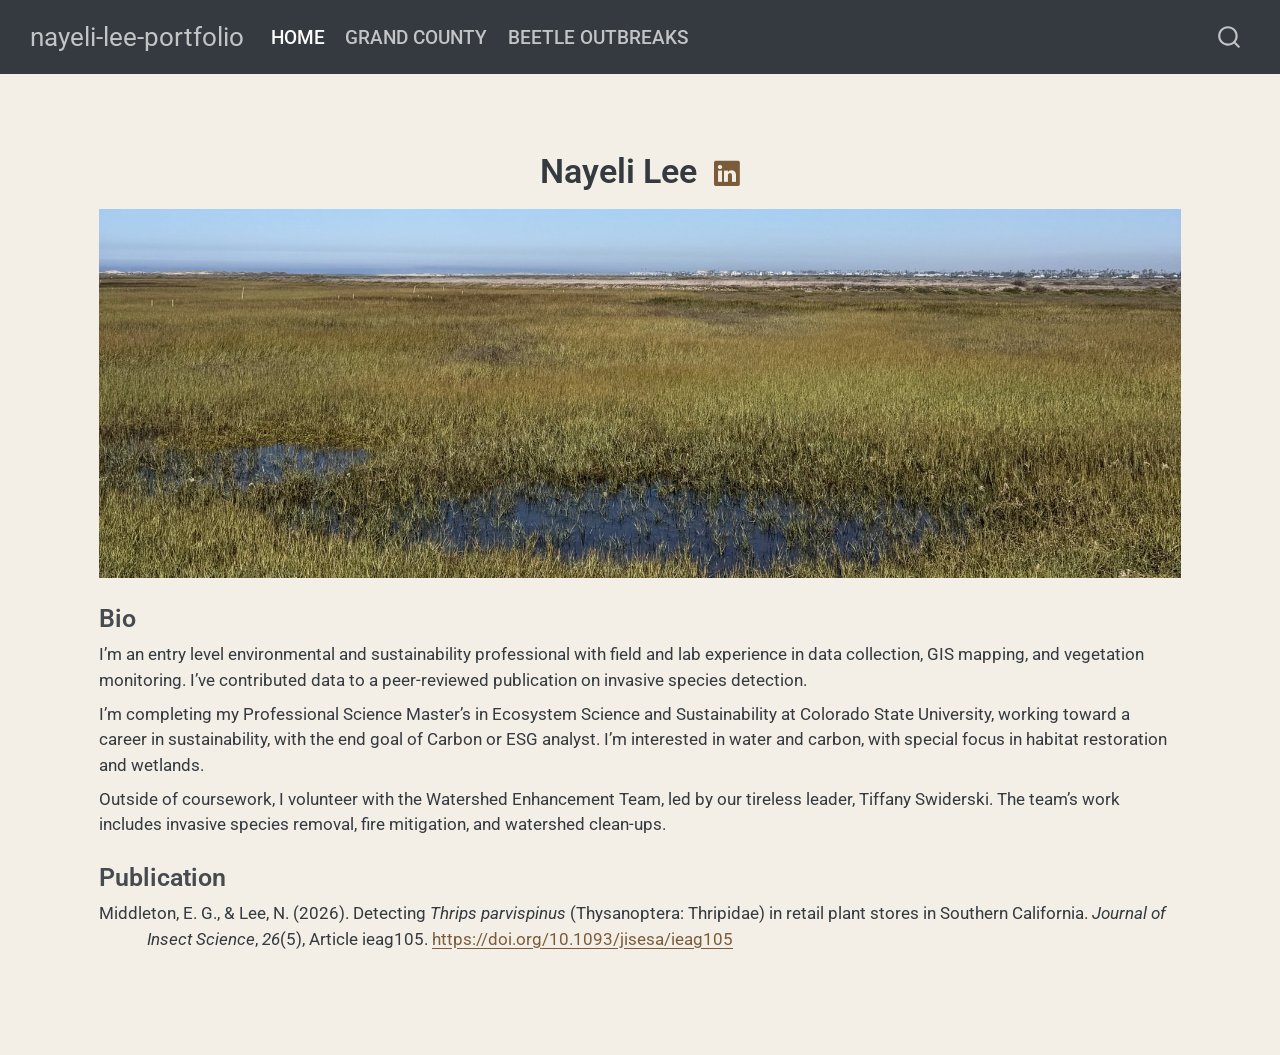
<file: docs/index.html>
<!DOCTYPE html>
<html xmlns="http://www.w3.org/1999/xhtml" lang="en" xml:lang="en"><head>

<meta charset="utf-8">
<meta name="generator" content="quarto-1.10.18">

<meta name="viewport" content="width=device-width, initial-scale=1.0, user-scalable=yes">


<title>Nayeli Lee – nayeli-lee-portfolio</title>
<style>
/* Default styles provided by pandoc.
** See https://pandoc.org/MANUAL.html#variables-for-html for config info.
*/
span.smallcaps{font-variant: small-caps;}
div.columns{display: flex; gap: 1.5em;}
div.column{flex: auto;}
@media screen {
div.columns{gap: min(4vw, 1.5em);}
div.column{overflow-x: auto;}
}
div.hanging-indent{margin-left: 1.5em; text-indent: -1.5em;}
ul.task-list{list-style: none;}
ul.task-list li input[type="checkbox"] {
  width: 0.8em;
  margin: 0 0.8em 0.2em -1em; /* quarto-specific, see https://github.com/quarto-dev/quarto-cli/issues/4556 */ 
  vertical-align: middle;
}
</style>


<script src="site_libs/quarto-nav/quarto-nav.js"></script>
<script src="site_libs/quarto-nav/headroom.min.js"></script>
<script src="site_libs/clipboard/clipboard.min.js"></script>
<script src="site_libs/quarto-search/autocomplete.umd.js"></script>
<script src="site_libs/quarto-search/fuse.min.js"></script>
<script src="site_libs/quarto-search/quarto-search.js"></script>
<meta name="quarto:offset" content="./">
<script src="site_libs/quarto-html/quarto.js" type="module"></script>
<script src="site_libs/quarto-html/tabsets/tabsets.js" type="module"></script>
<script src="site_libs/quarto-html/popper.min.js"></script>
<script src="site_libs/quarto-html/tippy.umd.min.js"></script>
<link href="site_libs/quarto-html/tippy.css" rel="stylesheet">
<link href="site_libs/quarto-html/quarto-syntax-highlighting-64a204ab8560d761af7679ceaba22944.css" rel="stylesheet" id="quarto-text-highlighting-styles">
<script src="site_libs/bootstrap/bootstrap.min.js"></script>
<link href="site_libs/bootstrap/bootstrap-icons.css" rel="stylesheet">
<link href="site_libs/bootstrap/bootstrap-e4fb8862d2a362d090664fb93c2f7343.min.css" rel="stylesheet" append-hash="true" id="quarto-bootstrap" data-mode="light">
<script id="quarto-search-options" type="application/json">{
  "location": "navbar",
  "copy-button": false,
  "collapse-after": 3,
  "panel-placement": "end",
  "type": "overlay",
  "limit": 50,
  "keyboard-shortcut": [
    "f",
    "/",
    "s"
  ],
  "show-item-context": false,
  "language": {
    "search-no-results-text": "No results",
    "search-matching-documents-text": "matching documents",
    "search-copy-link-title": "Copy link to search",
    "search-hide-matches-text": "Hide additional matches",
    "search-more-match-text": "more match in this document",
    "search-more-matches-text": "more matches in this document",
    "search-clear-button-title": "Clear",
    "search-text-placeholder": "",
    "search-detached-cancel-button-title": "Cancel",
    "search-submit-button-title": "Submit",
    "search-label": "Search"
  }
}</script>


<link rel="stylesheet" href="styles.css">
</head>

<body class="nav-fixed quarto-light">

<div id="quarto-search-results"></div>
  <header id="quarto-header" class="headroom fixed-top">
    <nav class="navbar navbar-expand-lg " data-bs-theme="dark">
      <div class="navbar-container container-fluid">
      <div class="navbar-brand-container mx-auto">
    <a class="navbar-brand" href="./index.html">
    <span class="navbar-title">nayeli-lee-portfolio</span>
    </a>
  </div>
            <div id="quarto-search" class="" title="Search"></div>
          <button class="navbar-toggler" type="button" data-bs-toggle="collapse" data-bs-target="#navbarCollapse" aria-controls="navbarCollapse" role="menu" aria-expanded="false" aria-label="Toggle navigation" onclick="if (window.quartoToggleHeadroom) { window.quartoToggleHeadroom(); }">
  <span class="navbar-toggler-icon"></span>
</button>
          <div class="collapse navbar-collapse" id="navbarCollapse">
            <ul class="navbar-nav navbar-nav-scroll me-auto">
  <li class="nav-item">
    <a class="nav-link active" href="./index.html" aria-current="page"> 
<span class="menu-text">Home</span></a>
  </li>  
  <li class="nav-item">
    <a class="nav-link" href="./Grand_County.html"> 
<span class="menu-text">Grand County</span></a>
  </li>  
  <li class="nav-item">
    <a class="nav-link" href="./Beetles.html"> 
<span class="menu-text">Beetle Outbreaks</span></a>
  </li>  
</ul>
          </div> <!-- /navcollapse -->
            <div class="quarto-navbar-tools">
</div>
      </div> <!-- /container-fluid -->
    </nav>
</header>
<!-- content -->
<div id="quarto-content" class="quarto-container page-columns page-rows-contents page-layout-full page-navbar">
<!-- sidebar -->
<!-- margin-sidebar -->
    
<!-- main -->
<div class="quarto-about-jolla column-page">
 <header id="title-block-header" class="quarto-title-block"></header><main class="content column-page" id="quarto-document-content">
<section id="nayeli-lee" class="level1" style="text-align: center; margin-top: -7rem;">
<h1>Nayeli Lee <a href="https://www.linkedin.com/in/nayelilee"><i class="bi bi-linkedin"></i></a></h1>
</section>
<p><img src="marsh_banner.jpg" class="img-fluid"></p>
<section id="bio" class="level3">
<h3 data-anchor-id="bio">Bio</h3>
<p>I’m an entry level environmental and sustainability professional with field and lab experience in data collection, GIS mapping, and vegetation monitoring. I’ve contributed data to a peer-reviewed publication on invasive species detection.</p>
<p>I’m completing my Professional Science Master’s in Ecosystem Science and Sustainability at Colorado State University, working toward a career in sustainability, with the end goal of Carbon or ESG analyst. I’m interested in water and carbon, with special focus in habitat restoration and wetlands.</p>
<p>Outside of coursework, I volunteer with the Watershed Enhancement Team, led by our tireless leader, Tiffany Swiderski. The team’s work includes invasive species removal, fire mitigation, and watershed clean-ups.</p>
</section>
<section id="publication" class="level3">
<h3 data-anchor-id="publication">Publication</h3>
<div class="apa">
<p>Middleton, E. G., &amp; Lee, N. (2026). Detecting <em>Thrips parvispinus</em> (Thysanoptera: Thripidae) in retail plant stores in Southern California. <em>Journal of Insect Science</em>, <em>26</em>(5), Article ieag105. <a href="https://doi.org/10.1093/jisesa/ieag105" class="uri">https://doi.org/10.1093/jisesa/ieag105</a></p>
</div>


</section>
</main>  
</div>
 <!-- /main -->
<script id="quarto-html-after-body" type="application/javascript">
  window.document.addEventListener("DOMContentLoaded", function (event) {
    const isCodeAnnotation = (el) => {
      for (const clz of el.classList) {
        if (clz.startsWith('code-annotation-')) {                     
          return true;
        }
      }
      return false;
    }
    const onCopySuccess = function(e) {
      // button target
      const button = e.trigger;
      // don't keep focus
      button.blur();
      // flash "checked"
      button.classList.add('code-copy-button-checked');
      var currentTitle = button.getAttribute("title");
      button.setAttribute("title", "Copied!");
      let tooltip;
      if (window.bootstrap) {
        button.setAttribute("data-bs-toggle", "tooltip");
        button.setAttribute("data-bs-placement", "left");
        button.setAttribute("data-bs-title", "Copied!");
        tooltip = new bootstrap.Tooltip(button, 
          { trigger: "manual", 
            customClass: "code-copy-button-tooltip",
            offset: [0, -8]});
        tooltip.show();    
      }
      setTimeout(function() {
        if (tooltip) {
          tooltip.hide();
          button.removeAttribute("data-bs-title");
          button.removeAttribute("data-bs-toggle");
          button.removeAttribute("data-bs-placement");
        }
        button.setAttribute("title", currentTitle);
        button.classList.remove('code-copy-button-checked');
      }, 1000);
      // clear code selection
      e.clearSelection();
    }
    const getTextToCopy = function(trigger) {
      const outerScaffold = trigger.parentElement.cloneNode(true);
      const codeEl = outerScaffold.querySelector('code');
      for (const childEl of codeEl.children) {
        if (isCodeAnnotation(childEl)) {
          childEl.remove();
        }
      }
      return codeEl.innerText;
    }
    const clipboard = new window.ClipboardJS('.code-copy-button:not([data-in-quarto-modal])', {
      text: getTextToCopy
    });
    clipboard.on('success', onCopySuccess);
    if (window.document.getElementById('quarto-embedded-source-code-modal')) {
      const clipboardModal = new window.ClipboardJS('.code-copy-button[data-in-quarto-modal]', {
        text: getTextToCopy,
        container: window.document.getElementById('quarto-embedded-source-code-modal')
      });
      clipboardModal.on('success', onCopySuccess);
    }
      var localhostRegex = new RegExp(/^(?:http|https):\/\/localhost\:?[0-9]*\//);
      var mailtoRegex = new RegExp(/^mailto:/);
        var filterRegex = new RegExp('/' + window.location.host + '/');
      var isInternal = (href) => {
          return filterRegex.test(href) || localhostRegex.test(href) || mailtoRegex.test(href);
      }
      // Inspect non-navigation links and adorn them if external
     var links = window.document.querySelectorAll('a[href]:not(.nav-link):not(.navbar-brand):not(.toc-action):not(.sidebar-link):not(.sidebar-item-toggle):not(.pagination-link):not(.no-external):not([aria-hidden]):not(.dropdown-item):not(.quarto-navigation-tool):not(.about-link)');
      for (var i=0; i<links.length; i++) {
        const link = links[i];
        if (!isInternal(link.href)) {
          // undo the damage that might have been done by quarto-nav.js in the case of
          // links that we want to consider external
          if (link.dataset.originalHref !== undefined) {
            link.href = link.dataset.originalHref;
          }
        }
      }
    function tippyHover(el, contentFn, onTriggerFn, onUntriggerFn) {
      const config = {
        allowHTML: true,
        maxWidth: 500,
        delay: 100,
        arrow: false,
        appendTo: function(el) {
            return el.parentElement;
        },
        interactive: true,
        interactiveBorder: 10,
        theme: 'quarto',
        placement: 'bottom-start',
      };
      if (contentFn) {
        config.content = contentFn;
      }
      if (onTriggerFn) {
        config.onTrigger = onTriggerFn;
      }
      if (onUntriggerFn) {
        config.onUntrigger = onUntriggerFn;
      }
      window.tippy(el, config); 
    }
    const noterefs = window.document.querySelectorAll('a[role="doc-noteref"]');
    for (var i=0; i<noterefs.length; i++) {
      const ref = noterefs[i];
      tippyHover(ref, function() {
        // use id or data attribute instead here
        let href = ref.getAttribute('data-footnote-href') || ref.getAttribute('href');
        try { href = new URL(href).hash; } catch {}
        const id = href.replace(/^#\/?/, "");
        const note = window.document.getElementById(id);
        if (note) {
          return note.innerHTML;
        } else {
          return "";
        }
      });
    }
    const xrefs = window.document.querySelectorAll('a.quarto-xref');
    const processXRef = (id, note) => {
      // Strip column container classes
      const stripColumnClz = (el) => {
        el.classList.remove("page-full", "page-columns");
        if (el.children) {
          for (const child of el.children) {
            stripColumnClz(child);
          }
        }
      }
      stripColumnClz(note)
      if (id === null || id.startsWith('sec-')) {
        // Special case sections, only their first couple elements
        const container = document.createElement("div");
        if (note.children && note.children.length > 2) {
          container.appendChild(note.children[0].cloneNode(true));
          for (let i = 1; i < note.children.length; i++) {
            const child = note.children[i];
            if (child.tagName === "P" && child.innerText === "") {
              continue;
            } else {
              container.appendChild(child.cloneNode(true));
              break;
            }
          }
          if (window.Quarto?.typesetMath) {
            window.Quarto.typesetMath(container);
          }
          return container.innerHTML
        } else {
          if (window.Quarto?.typesetMath) {
            window.Quarto.typesetMath(note);
          }
          return note.innerHTML;
        }
      } else {
        // Remove any anchor links if they are present
        const anchorLink = note.querySelector('a.anchorjs-link');
        if (anchorLink) {
          anchorLink.remove();
        }
        if (window.Quarto?.typesetMath) {
          window.Quarto.typesetMath(note);
        }
        if (note.classList.contains("callout")) {
          return note.outerHTML;
        } else {
          return note.innerHTML;
        }
      }
    }
    for (var i=0; i<xrefs.length; i++) {
      const xref = xrefs[i];
      tippyHover(xref, undefined, function(instance) {
        instance.disable();
        let url = xref.getAttribute('href');
        let hash = undefined; 
        if (url.startsWith('#')) {
          hash = url;
        } else {
          try { hash = new URL(url).hash; } catch {}
        }
        if (hash) {
          const id = hash.replace(/^#\/?/, "");
          const note = window.document.getElementById(id);
          if (note !== null) {
            try {
              const html = processXRef(id, note.cloneNode(true));
              instance.setContent(html);
            } finally {
              instance.enable();
              instance.show();
            }
          } else {
            // See if we can fetch this
            fetch(url.split('#')[0])
            .then(res => res.text())
            .then(html => {
              const parser = new DOMParser();
              const htmlDoc = parser.parseFromString(html, "text/html");
              const note = htmlDoc.getElementById(id);
              if (note !== null) {
                const html = processXRef(id, note);
                instance.setContent(html);
              } 
            }).finally(() => {
              instance.enable();
              instance.show();
            });
          }
        } else {
          // See if we can fetch a full url (with no hash to target)
          // This is a special case and we should probably do some content thinning / targeting
          fetch(url)
          .then(res => res.text())
          .then(html => {
            const parser = new DOMParser();
            const htmlDoc = parser.parseFromString(html, "text/html");
            const note = htmlDoc.querySelector('main.content');
            if (note !== null) {
              // This should only happen for chapter cross references
              // (since there is no id in the URL)
              // remove the first header
              if (note.children.length > 0 && note.children[0].tagName === "HEADER") {
                note.children[0].remove();
              }
              const html = processXRef(null, note);
              instance.setContent(html);
            } 
          }).finally(() => {
            instance.enable();
            instance.show();
          });
        }
      }, function(instance) {
      });
    }
        let selectedAnnoteEl;
        const selectorForAnnotation = ( cell, annotation) => {
          let cellAttr = 'data-code-cell="' + cell + '"';
          let lineAttr = 'data-code-annotation="' +  annotation + '"';
          const selector = 'span[' + cellAttr + '][' + lineAttr + ']';
          return selector;
        }
        const selectCodeLines = (annoteEl) => {
          const doc = window.document;
          const targetCell = annoteEl.getAttribute("data-target-cell");
          const targetAnnotation = annoteEl.getAttribute("data-target-annotation");
          const annoteSpan = window.document.querySelector(selectorForAnnotation(targetCell, targetAnnotation));
          const lines = annoteSpan.getAttribute("data-code-lines").split(",");
          const lineIds = lines.map((line) => {
            return targetCell + "-" + line;
          })
          let top = null;
          let height = null;
          let parent = null;
          if (lineIds.length > 0) {
              //compute the position of the single el (top and bottom and make a div)
              const el = window.document.getElementById(lineIds[0]);
              top = el.offsetTop;
              height = el.offsetHeight;
              parent = el.parentElement.parentElement;
            if (lineIds.length > 1) {
              const lastEl = window.document.getElementById(lineIds[lineIds.length - 1]);
              const bottom = lastEl.offsetTop + lastEl.offsetHeight;
              height = bottom - top;
            }
            if (top !== null && height !== null && parent !== null) {
              // cook up a div (if necessary) and position it 
              let div = window.document.getElementById("code-annotation-line-highlight");
              if (div === null) {
                div = window.document.createElement("div");
                div.setAttribute("id", "code-annotation-line-highlight");
                div.style.position = 'absolute';
                parent.appendChild(div);
              }
              div.style.top = top - 2 + "px";
              div.style.height = height + 4 + "px";
              div.style.left = 0;
              let gutterDiv = window.document.getElementById("code-annotation-line-highlight-gutter");
              if (gutterDiv === null) {
                gutterDiv = window.document.createElement("div");
                gutterDiv.setAttribute("id", "code-annotation-line-highlight-gutter");
                gutterDiv.style.position = 'absolute';
                const codeCell = window.document.getElementById(targetCell);
                const gutter = codeCell.querySelector('.code-annotation-gutter');
                gutter.appendChild(gutterDiv);
              }
              gutterDiv.style.top = top - 2 + "px";
              gutterDiv.style.height = height + 4 + "px";
            }
            selectedAnnoteEl = annoteEl;
          }
        };
        const unselectCodeLines = () => {
          const elementsIds = ["code-annotation-line-highlight", "code-annotation-line-highlight-gutter"];
          elementsIds.forEach((elId) => {
            const div = window.document.getElementById(elId);
            if (div) {
              div.remove();
            }
          });
          selectedAnnoteEl = undefined;
        };
          // Handle positioning of the toggle
      window.addEventListener(
        "resize",
        throttle(() => {
          elRect = undefined;
          if (selectedAnnoteEl) {
            selectCodeLines(selectedAnnoteEl);
          }
        }, 10)
      );
      function throttle(fn, ms) {
      let throttle = false;
      let timer;
        return (...args) => {
          if(!throttle) { // first call gets through
              fn.apply(this, args);
              throttle = true;
          } else { // all the others get throttled
              if(timer) clearTimeout(timer); // cancel #2
              timer = setTimeout(() => {
                fn.apply(this, args);
                timer = throttle = false;
              }, ms);
          }
        };
      }
        // Attach click handler to the DT
        const annoteDls = window.document.querySelectorAll('dt[data-target-cell]');
        for (const annoteDlNode of annoteDls) {
          annoteDlNode.addEventListener('click', (event) => {
            const clickedEl = event.target;
            if (clickedEl !== selectedAnnoteEl) {
              unselectCodeLines();
              const activeEl = window.document.querySelector('dt[data-target-cell].code-annotation-active');
              if (activeEl) {
                activeEl.classList.remove('code-annotation-active');
              }
              selectCodeLines(clickedEl);
              clickedEl.classList.add('code-annotation-active');
            } else {
              // Unselect the line
              unselectCodeLines();
              clickedEl.classList.remove('code-annotation-active');
            }
          });
        }
    const findCites = (el) => {
      const parentEl = el.parentElement;
      if (parentEl) {
        const cites = parentEl.dataset.cites;
        if (cites) {
          return {
            el,
            cites: cites.split(' ')
          };
        } else {
          return findCites(el.parentElement)
        }
      } else {
        return undefined;
      }
    };
    var bibliorefs = window.document.querySelectorAll('a[role="doc-biblioref"]');
    for (var i=0; i<bibliorefs.length; i++) {
      const ref = bibliorefs[i];
      const citeInfo = findCites(ref);
      if (citeInfo) {
        tippyHover(citeInfo.el, function() {
          var popup = window.document.createElement('div');
          citeInfo.cites.forEach(function(cite) {
            var citeDiv = window.document.createElement('div');
            citeDiv.classList.add('hanging-indent');
            citeDiv.classList.add('csl-entry');
            var biblioDiv = window.document.getElementById('ref-' + cite);
            if (biblioDiv) {
              citeDiv.innerHTML = biblioDiv.innerHTML;
            }
            popup.appendChild(citeDiv);
          });
          return popup.innerHTML;
        });
      }
    }
  });
  </script>
</div> <!-- /content -->




</body></html>
</file>
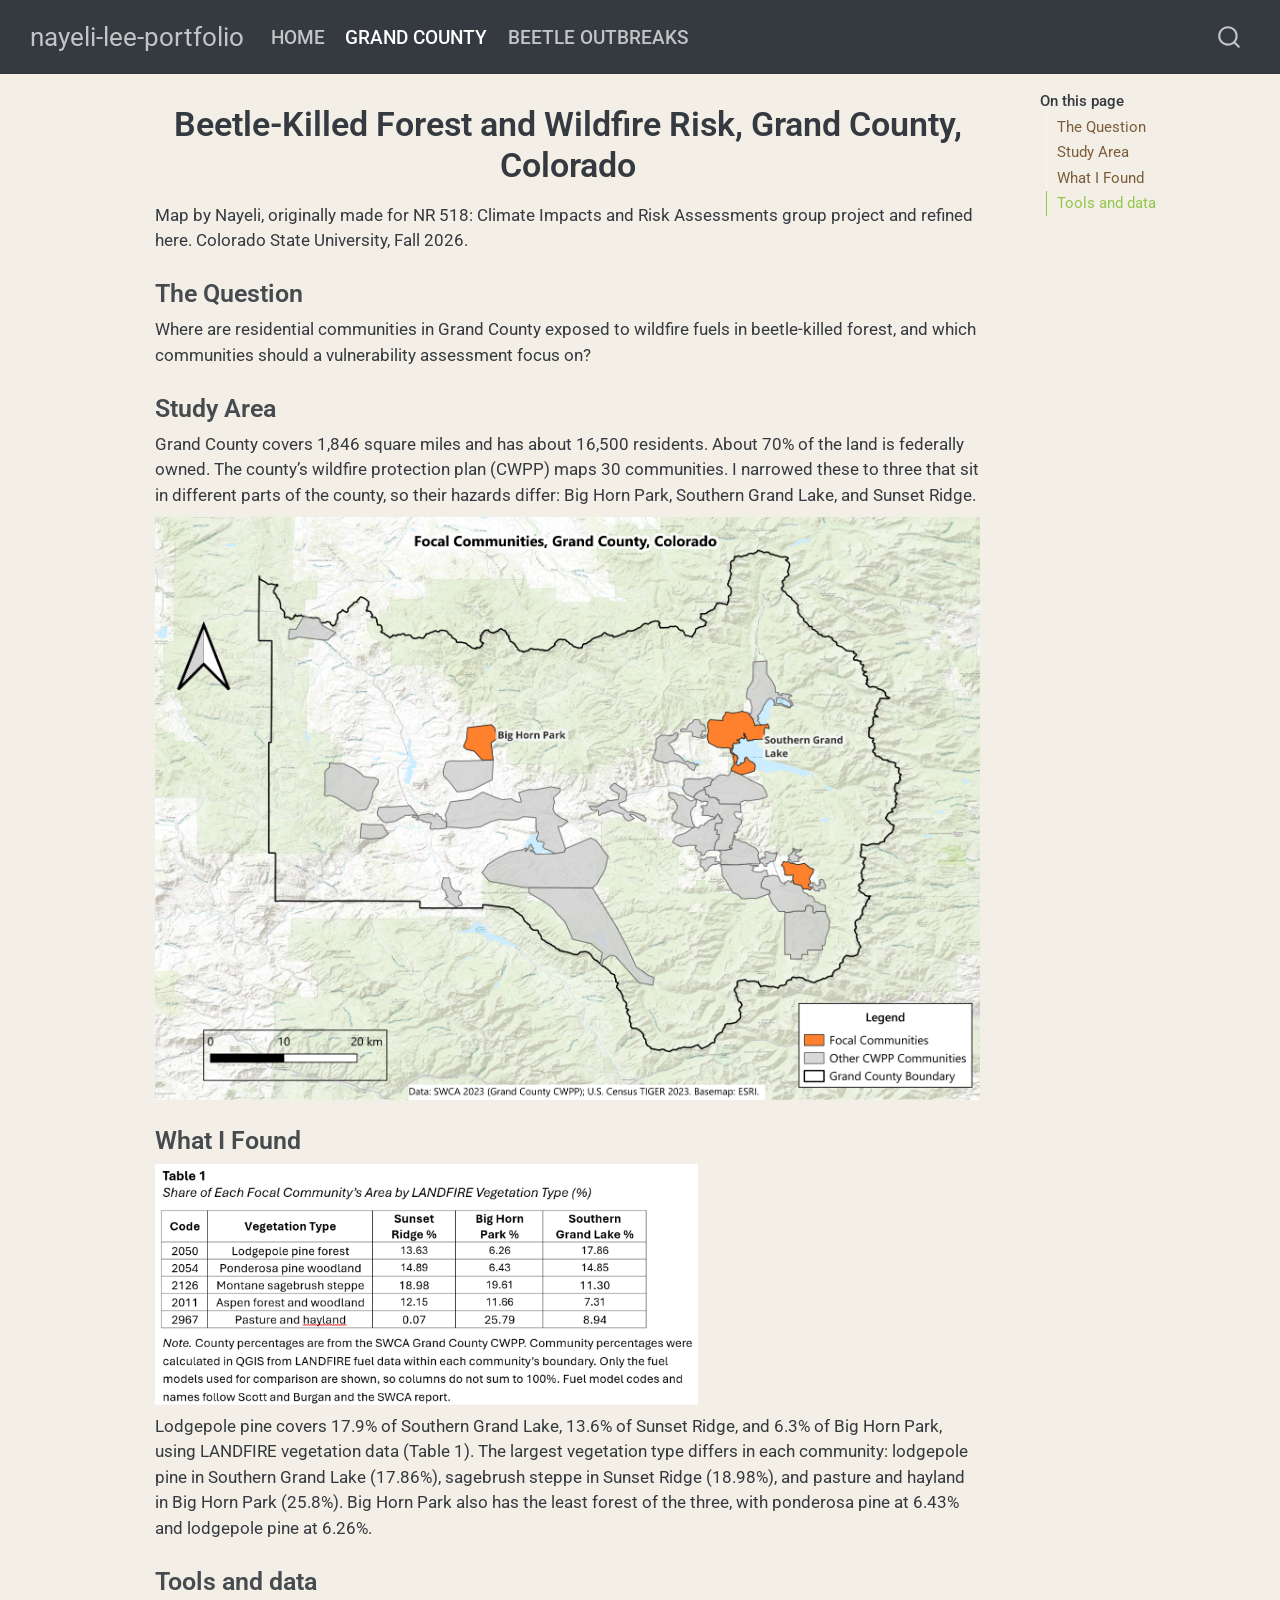
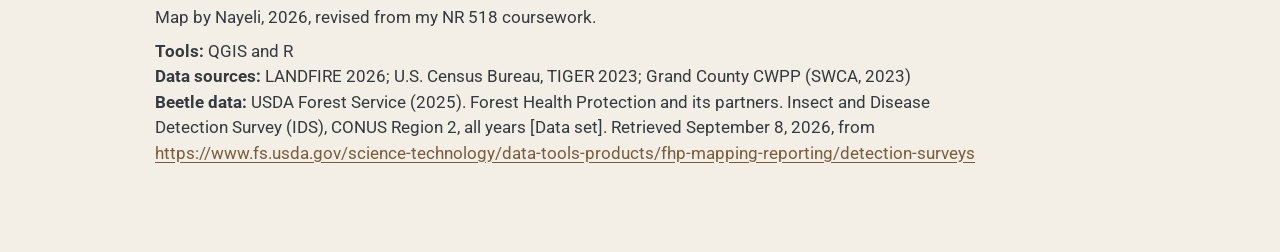
<file: docs/Grand_County.html>
<!DOCTYPE html>
<html xmlns="http://www.w3.org/1999/xhtml" lang="en" xml:lang="en"><head>

<meta charset="utf-8">
<meta name="generator" content="quarto-1.10.18">

<meta name="viewport" content="width=device-width, initial-scale=1.0, user-scalable=yes">


<title>Beetle-Killed Forest and Wildfire Risk, Grand County, Colorado – nayeli-lee-portfolio</title>
<style>
/* Default styles provided by pandoc.
** See https://pandoc.org/MANUAL.html#variables-for-html for config info.
*/
span.smallcaps{font-variant: small-caps;}
div.columns{display: flex; gap: 1.5em;}
div.column{flex: auto;}
@media screen {
div.columns{gap: min(4vw, 1.5em);}
div.column{overflow-x: auto;}
}
div.hanging-indent{margin-left: 1.5em; text-indent: -1.5em;}
ul.task-list{list-style: none;}
ul.task-list li input[type="checkbox"] {
  width: 0.8em;
  margin: 0 0.8em 0.2em -1em; /* quarto-specific, see https://github.com/quarto-dev/quarto-cli/issues/4556 */ 
  vertical-align: middle;
}
</style>


<script src="site_libs/quarto-nav/quarto-nav.js"></script>
<script src="site_libs/quarto-nav/headroom.min.js"></script>
<script src="site_libs/clipboard/clipboard.min.js"></script>
<script src="site_libs/quarto-search/autocomplete.umd.js"></script>
<script src="site_libs/quarto-search/fuse.min.js"></script>
<script src="site_libs/quarto-search/quarto-search.js"></script>
<meta name="quarto:offset" content="./">
<script src="site_libs/quarto-html/quarto.js" type="module"></script>
<script src="site_libs/quarto-html/tabsets/tabsets.js" type="module"></script>
<script src="site_libs/quarto-html/popper.min.js"></script>
<script src="site_libs/quarto-html/tippy.umd.min.js"></script>
<script src="site_libs/quarto-html/anchor.min.js"></script>
<link href="site_libs/quarto-html/tippy.css" rel="stylesheet">
<link href="site_libs/quarto-html/quarto-syntax-highlighting-64a204ab8560d761af7679ceaba22944.css" rel="stylesheet" id="quarto-text-highlighting-styles">
<script src="site_libs/bootstrap/bootstrap.min.js"></script>
<link href="site_libs/bootstrap/bootstrap-icons.css" rel="stylesheet">
<link href="site_libs/bootstrap/bootstrap-bcd7033459f5c00911ac57cc0463b74a.min.css" rel="stylesheet" append-hash="true" id="quarto-bootstrap" data-mode="light">
<script id="quarto-search-options" type="application/json">{
  "location": "navbar",
  "copy-button": false,
  "collapse-after": 3,
  "panel-placement": "end",
  "type": "overlay",
  "limit": 50,
  "keyboard-shortcut": [
    "f",
    "/",
    "s"
  ],
  "show-item-context": false,
  "language": {
    "search-no-results-text": "No results",
    "search-matching-documents-text": "matching documents",
    "search-copy-link-title": "Copy link to search",
    "search-hide-matches-text": "Hide additional matches",
    "search-more-match-text": "more match in this document",
    "search-more-matches-text": "more matches in this document",
    "search-clear-button-title": "Clear",
    "search-text-placeholder": "",
    "search-detached-cancel-button-title": "Cancel",
    "search-submit-button-title": "Submit",
    "search-label": "Search"
  }
}</script>


<link rel="stylesheet" href="styles.css">
</head>

<body class="nav-fixed quarto-light">

<div id="quarto-search-results"></div>
  <header id="quarto-header" class="headroom fixed-top">
    <nav class="navbar navbar-expand-lg " data-bs-theme="dark">
      <div class="navbar-container container-fluid">
      <div class="navbar-brand-container mx-auto">
    <a class="navbar-brand" href="./index.html">
    <span class="navbar-title">nayeli-lee-portfolio</span>
    </a>
  </div>
            <div id="quarto-search" class="" title="Search"></div>
          <button class="navbar-toggler" type="button" data-bs-toggle="collapse" data-bs-target="#navbarCollapse" aria-controls="navbarCollapse" role="menu" aria-expanded="false" aria-label="Toggle navigation" onclick="if (window.quartoToggleHeadroom) { window.quartoToggleHeadroom(); }">
  <span class="navbar-toggler-icon"></span>
</button>
          <div class="collapse navbar-collapse" id="navbarCollapse">
            <ul class="navbar-nav navbar-nav-scroll me-auto">
  <li class="nav-item">
    <a class="nav-link" href="./index.html"> 
<span class="menu-text">Home</span></a>
  </li>  
  <li class="nav-item">
    <a class="nav-link active" href="./Grand_County.html" aria-current="page"> 
<span class="menu-text">Grand County</span></a>
  </li>  
  <li class="nav-item">
    <a class="nav-link" href="./Beetles.html"> 
<span class="menu-text">Beetle Outbreaks</span></a>
  </li>  
</ul>
          </div> <!-- /navcollapse -->
            <div class="quarto-navbar-tools">
</div>
      </div> <!-- /container-fluid -->
    </nav>
</header>
<!-- content -->
<div id="quarto-content" class="quarto-container page-columns page-rows-contents page-layout-article page-navbar">
<!-- sidebar -->
<!-- margin-sidebar -->
    <div id="quarto-margin-sidebar" class="sidebar margin-sidebar">
        <nav id="TOC" role="doc-toc" class="toc-active">
    <h2 id="toc-title">On this page</h2>
   
  <ul>
  <li><a href="#the-question" id="toc-the-question" class="nav-link active" data-scroll-target="#the-question">The Question</a></li>
  <li><a href="#study-area" id="toc-study-area" class="nav-link" data-scroll-target="#study-area">Study Area</a></li>
  <li><a href="#what-i-found" id="toc-what-i-found" class="nav-link" data-scroll-target="#what-i-found">What I Found</a></li>
  <li><a href="#tools-and-data" id="toc-tools-and-data" class="nav-link" data-scroll-target="#tools-and-data">Tools and data</a></li>
  </ul>
</nav>
    </div>
<!-- main -->
<main class="content" id="quarto-document-content">

<header id="title-block-header" class="quarto-title-block default">
<div class="quarto-title">
<h1 class="title">Beetle-Killed Forest and Wildfire Risk, Grand County, Colorado</h1>
</div>



<div class="quarto-title-meta">

    
  
    
  </div>
  


</header>


<p>Map by Nayeli, originally made for NR 518: Climate Impacts and Risk Assessments group project and refined here. Colorado State University, Fall 2026.</p>
<section id="the-question" class="level3">
<h3 class="anchored" data-anchor-id="the-question">The Question</h3>
<p>Where are residential communities in Grand County exposed to wildfire fuels in beetle-killed forest, and which communities should a vulnerability assessment focus on?</p>
</section>
<section id="study-area" class="level3">
<h3 class="anchored" data-anchor-id="study-area">Study Area</h3>
<p>Grand County covers 1,846 square miles and has about 16,500 residents. About 70% of the land is federally owned. The county’s wildfire protection plan (CWPP) maps 30 communities. I narrowed these to three that sit in different parts of the county, so their hazards differ: Big Horn Park, Southern Grand Lake, and Sunset Ridge.</p>
<p><img src="Project Layout GC.png" class="img-fluid"></p>
</section>
<section id="what-i-found" class="level3">
<h3 class="anchored" data-anchor-id="what-i-found">What I Found</h3>
<p><img src="table1_vegetation.png" class="img-fluid" width="543"></p>
<p>Lodgepole pine covers 17.9% of Southern Grand Lake, 13.6% of Sunset Ridge, and 6.3% of Big Horn Park, using LANDFIRE vegetation data (Table 1). The largest vegetation type differs in each community: lodgepole pine in Southern Grand Lake (17.86%), sagebrush steppe in Sunset Ridge (18.98%), and pasture and hayland in Big Horn Park (25.8%). Big Horn Park also has the least forest of the three, with ponderosa pine at 6.43% and lodgepole pine at 6.26%.</p>
</section>
<section id="tools-and-data" class="level3">
<h3 class="anchored" data-anchor-id="tools-and-data">Tools and data</h3>
<p>Map by Nayeli, 2026, revised from my NR 518 coursework.</p>
<p><strong>Tools:</strong> QGIS and R<br>
<strong>Data sources:</strong> LANDFIRE 2026; U.S. Census Bureau, TIGER 2023; Grand County CWPP (SWCA, 2023)<br>
<strong>Beetle data:</strong> USDA Forest Service (2025). Forest Health Protection and its partners. Insect and Disease Detection Survey (IDS), CONUS Region 2, all years [Data set]. Retrieved September 8, 2026, from <a href="https://www.fs.usda.gov/science-technology/data-tools-products/fhp-mapping-reporting/detection-surveys" class="uri">https://www.fs.usda.gov/science-technology/data-tools-products/fhp-mapping-reporting/detection-surveys</a></p>


</section>

</main> <!-- /main -->
<script id="quarto-html-after-body" type="application/javascript">
  window.document.addEventListener("DOMContentLoaded", function (event) {
    const icon = "";
    const anchorJS = new window.AnchorJS();
    anchorJS.options = {
      placement: 'right',
      icon: icon
    };
    anchorJS.add('.anchored');
    const isCodeAnnotation = (el) => {
      for (const clz of el.classList) {
        if (clz.startsWith('code-annotation-')) {                     
          return true;
        }
      }
      return false;
    }
    const onCopySuccess = function(e) {
      // button target
      const button = e.trigger;
      // don't keep focus
      button.blur();
      // flash "checked"
      button.classList.add('code-copy-button-checked');
      var currentTitle = button.getAttribute("title");
      button.setAttribute("title", "Copied!");
      let tooltip;
      if (window.bootstrap) {
        button.setAttribute("data-bs-toggle", "tooltip");
        button.setAttribute("data-bs-placement", "left");
        button.setAttribute("data-bs-title", "Copied!");
        tooltip = new bootstrap.Tooltip(button, 
          { trigger: "manual", 
            customClass: "code-copy-button-tooltip",
            offset: [0, -8]});
        tooltip.show();    
      }
      setTimeout(function() {
        if (tooltip) {
          tooltip.hide();
          button.removeAttribute("data-bs-title");
          button.removeAttribute("data-bs-toggle");
          button.removeAttribute("data-bs-placement");
        }
        button.setAttribute("title", currentTitle);
        button.classList.remove('code-copy-button-checked');
      }, 1000);
      // clear code selection
      e.clearSelection();
    }
    const getTextToCopy = function(trigger) {
      const outerScaffold = trigger.parentElement.cloneNode(true);
      const codeEl = outerScaffold.querySelector('code');
      for (const childEl of codeEl.children) {
        if (isCodeAnnotation(childEl)) {
          childEl.remove();
        }
      }
      return codeEl.innerText;
    }
    const clipboard = new window.ClipboardJS('.code-copy-button:not([data-in-quarto-modal])', {
      text: getTextToCopy
    });
    clipboard.on('success', onCopySuccess);
    if (window.document.getElementById('quarto-embedded-source-code-modal')) {
      const clipboardModal = new window.ClipboardJS('.code-copy-button[data-in-quarto-modal]', {
        text: getTextToCopy,
        container: window.document.getElementById('quarto-embedded-source-code-modal')
      });
      clipboardModal.on('success', onCopySuccess);
    }
      var localhostRegex = new RegExp(/^(?:http|https):\/\/localhost\:?[0-9]*\//);
      var mailtoRegex = new RegExp(/^mailto:/);
        var filterRegex = new RegExp('/' + window.location.host + '/');
      var isInternal = (href) => {
          return filterRegex.test(href) || localhostRegex.test(href) || mailtoRegex.test(href);
      }
      // Inspect non-navigation links and adorn them if external
     var links = window.document.querySelectorAll('a[href]:not(.nav-link):not(.navbar-brand):not(.toc-action):not(.sidebar-link):not(.sidebar-item-toggle):not(.pagination-link):not(.no-external):not([aria-hidden]):not(.dropdown-item):not(.quarto-navigation-tool):not(.about-link)');
      for (var i=0; i<links.length; i++) {
        const link = links[i];
        if (!isInternal(link.href)) {
          // undo the damage that might have been done by quarto-nav.js in the case of
          // links that we want to consider external
          if (link.dataset.originalHref !== undefined) {
            link.href = link.dataset.originalHref;
          }
        }
      }
    function tippyHover(el, contentFn, onTriggerFn, onUntriggerFn) {
      const config = {
        allowHTML: true,
        maxWidth: 500,
        delay: 100,
        arrow: false,
        appendTo: function(el) {
            return el.parentElement;
        },
        interactive: true,
        interactiveBorder: 10,
        theme: 'quarto',
        placement: 'bottom-start',
      };
      if (contentFn) {
        config.content = contentFn;
      }
      if (onTriggerFn) {
        config.onTrigger = onTriggerFn;
      }
      if (onUntriggerFn) {
        config.onUntrigger = onUntriggerFn;
      }
      window.tippy(el, config); 
    }
    const noterefs = window.document.querySelectorAll('a[role="doc-noteref"]');
    for (var i=0; i<noterefs.length; i++) {
      const ref = noterefs[i];
      tippyHover(ref, function() {
        // use id or data attribute instead here
        let href = ref.getAttribute('data-footnote-href') || ref.getAttribute('href');
        try { href = new URL(href).hash; } catch {}
        const id = href.replace(/^#\/?/, "");
        const note = window.document.getElementById(id);
        if (note) {
          return note.innerHTML;
        } else {
          return "";
        }
      });
    }
    const xrefs = window.document.querySelectorAll('a.quarto-xref');
    const processXRef = (id, note) => {
      // Strip column container classes
      const stripColumnClz = (el) => {
        el.classList.remove("page-full", "page-columns");
        if (el.children) {
          for (const child of el.children) {
            stripColumnClz(child);
          }
        }
      }
      stripColumnClz(note)
      if (id === null || id.startsWith('sec-')) {
        // Special case sections, only their first couple elements
        const container = document.createElement("div");
        if (note.children && note.children.length > 2) {
          container.appendChild(note.children[0].cloneNode(true));
          for (let i = 1; i < note.children.length; i++) {
            const child = note.children[i];
            if (child.tagName === "P" && child.innerText === "") {
              continue;
            } else {
              container.appendChild(child.cloneNode(true));
              break;
            }
          }
          if (window.Quarto?.typesetMath) {
            window.Quarto.typesetMath(container);
          }
          return container.innerHTML
        } else {
          if (window.Quarto?.typesetMath) {
            window.Quarto.typesetMath(note);
          }
          return note.innerHTML;
        }
      } else {
        // Remove any anchor links if they are present
        const anchorLink = note.querySelector('a.anchorjs-link');
        if (anchorLink) {
          anchorLink.remove();
        }
        if (window.Quarto?.typesetMath) {
          window.Quarto.typesetMath(note);
        }
        if (note.classList.contains("callout")) {
          return note.outerHTML;
        } else {
          return note.innerHTML;
        }
      }
    }
    for (var i=0; i<xrefs.length; i++) {
      const xref = xrefs[i];
      tippyHover(xref, undefined, function(instance) {
        instance.disable();
        let url = xref.getAttribute('href');
        let hash = undefined; 
        if (url.startsWith('#')) {
          hash = url;
        } else {
          try { hash = new URL(url).hash; } catch {}
        }
        if (hash) {
          const id = hash.replace(/^#\/?/, "");
          const note = window.document.getElementById(id);
          if (note !== null) {
            try {
              const html = processXRef(id, note.cloneNode(true));
              instance.setContent(html);
            } finally {
              instance.enable();
              instance.show();
            }
          } else {
            // See if we can fetch this
            fetch(url.split('#')[0])
            .then(res => res.text())
            .then(html => {
              const parser = new DOMParser();
              const htmlDoc = parser.parseFromString(html, "text/html");
              const note = htmlDoc.getElementById(id);
              if (note !== null) {
                const html = processXRef(id, note);
                instance.setContent(html);
              } 
            }).finally(() => {
              instance.enable();
              instance.show();
            });
          }
        } else {
          // See if we can fetch a full url (with no hash to target)
          // This is a special case and we should probably do some content thinning / targeting
          fetch(url)
          .then(res => res.text())
          .then(html => {
            const parser = new DOMParser();
            const htmlDoc = parser.parseFromString(html, "text/html");
            const note = htmlDoc.querySelector('main.content');
            if (note !== null) {
              // This should only happen for chapter cross references
              // (since there is no id in the URL)
              // remove the first header
              if (note.children.length > 0 && note.children[0].tagName === "HEADER") {
                note.children[0].remove();
              }
              const html = processXRef(null, note);
              instance.setContent(html);
            } 
          }).finally(() => {
            instance.enable();
            instance.show();
          });
        }
      }, function(instance) {
      });
    }
        let selectedAnnoteEl;
        const selectorForAnnotation = ( cell, annotation) => {
          let cellAttr = 'data-code-cell="' + cell + '"';
          let lineAttr = 'data-code-annotation="' +  annotation + '"';
          const selector = 'span[' + cellAttr + '][' + lineAttr + ']';
          return selector;
        }
        const selectCodeLines = (annoteEl) => {
          const doc = window.document;
          const targetCell = annoteEl.getAttribute("data-target-cell");
          const targetAnnotation = annoteEl.getAttribute("data-target-annotation");
          const annoteSpan = window.document.querySelector(selectorForAnnotation(targetCell, targetAnnotation));
          const lines = annoteSpan.getAttribute("data-code-lines").split(",");
          const lineIds = lines.map((line) => {
            return targetCell + "-" + line;
          })
          let top = null;
          let height = null;
          let parent = null;
          if (lineIds.length > 0) {
              //compute the position of the single el (top and bottom and make a div)
              const el = window.document.getElementById(lineIds[0]);
              top = el.offsetTop;
              height = el.offsetHeight;
              parent = el.parentElement.parentElement;
            if (lineIds.length > 1) {
              const lastEl = window.document.getElementById(lineIds[lineIds.length - 1]);
              const bottom = lastEl.offsetTop + lastEl.offsetHeight;
              height = bottom - top;
            }
            if (top !== null && height !== null && parent !== null) {
              // cook up a div (if necessary) and position it 
              let div = window.document.getElementById("code-annotation-line-highlight");
              if (div === null) {
                div = window.document.createElement("div");
                div.setAttribute("id", "code-annotation-line-highlight");
                div.style.position = 'absolute';
                parent.appendChild(div);
              }
              div.style.top = top - 2 + "px";
              div.style.height = height + 4 + "px";
              div.style.left = 0;
              let gutterDiv = window.document.getElementById("code-annotation-line-highlight-gutter");
              if (gutterDiv === null) {
                gutterDiv = window.document.createElement("div");
                gutterDiv.setAttribute("id", "code-annotation-line-highlight-gutter");
                gutterDiv.style.position = 'absolute';
                const codeCell = window.document.getElementById(targetCell);
                const gutter = codeCell.querySelector('.code-annotation-gutter');
                gutter.appendChild(gutterDiv);
              }
              gutterDiv.style.top = top - 2 + "px";
              gutterDiv.style.height = height + 4 + "px";
            }
            selectedAnnoteEl = annoteEl;
          }
        };
        const unselectCodeLines = () => {
          const elementsIds = ["code-annotation-line-highlight", "code-annotation-line-highlight-gutter"];
          elementsIds.forEach((elId) => {
            const div = window.document.getElementById(elId);
            if (div) {
              div.remove();
            }
          });
          selectedAnnoteEl = undefined;
        };
          // Handle positioning of the toggle
      window.addEventListener(
        "resize",
        throttle(() => {
          elRect = undefined;
          if (selectedAnnoteEl) {
            selectCodeLines(selectedAnnoteEl);
          }
        }, 10)
      );
      function throttle(fn, ms) {
      let throttle = false;
      let timer;
        return (...args) => {
          if(!throttle) { // first call gets through
              fn.apply(this, args);
              throttle = true;
          } else { // all the others get throttled
              if(timer) clearTimeout(timer); // cancel #2
              timer = setTimeout(() => {
                fn.apply(this, args);
                timer = throttle = false;
              }, ms);
          }
        };
      }
        // Attach click handler to the DT
        const annoteDls = window.document.querySelectorAll('dt[data-target-cell]');
        for (const annoteDlNode of annoteDls) {
          annoteDlNode.addEventListener('click', (event) => {
            const clickedEl = event.target;
            if (clickedEl !== selectedAnnoteEl) {
              unselectCodeLines();
              const activeEl = window.document.querySelector('dt[data-target-cell].code-annotation-active');
              if (activeEl) {
                activeEl.classList.remove('code-annotation-active');
              }
              selectCodeLines(clickedEl);
              clickedEl.classList.add('code-annotation-active');
            } else {
              // Unselect the line
              unselectCodeLines();
              clickedEl.classList.remove('code-annotation-active');
            }
          });
        }
    const findCites = (el) => {
      const parentEl = el.parentElement;
      if (parentEl) {
        const cites = parentEl.dataset.cites;
        if (cites) {
          return {
            el,
            cites: cites.split(' ')
          };
        } else {
          return findCites(el.parentElement)
        }
      } else {
        return undefined;
      }
    };
    var bibliorefs = window.document.querySelectorAll('a[role="doc-biblioref"]');
    for (var i=0; i<bibliorefs.length; i++) {
      const ref = bibliorefs[i];
      const citeInfo = findCites(ref);
      if (citeInfo) {
        tippyHover(citeInfo.el, function() {
          var popup = window.document.createElement('div');
          citeInfo.cites.forEach(function(cite) {
            var citeDiv = window.document.createElement('div');
            citeDiv.classList.add('hanging-indent');
            citeDiv.classList.add('csl-entry');
            var biblioDiv = window.document.getElementById('ref-' + cite);
            if (biblioDiv) {
              citeDiv.innerHTML = biblioDiv.innerHTML;
            }
            popup.appendChild(citeDiv);
          });
          return popup.innerHTML;
        });
      }
    }
  });
  </script>
</div> <!-- /content -->




</body></html>
</file>
<file: docs/site_libs/quarto-html/tippy.css>
.tippy-box[data-animation=fade][data-state=hidden]{opacity:0}[data-tippy-root]{max-width:calc(100vw - 10px)}.tippy-box{position:relative;background-color:#333;color:#fff;border-radius:4px;font-size:14px;line-height:1.4;white-space:normal;outline:0;transition-property:transform,visibility,opacity}.tippy-box[data-placement^=top]>.tippy-arrow{bottom:0}.tippy-box[data-placement^=top]>.tippy-arrow:before{bottom:-7px;left:0;border-width:8px 8px 0;border-top-color:initial;transform-origin:center top}.tippy-box[data-placement^=bottom]>.tippy-arrow{top:0}.tippy-box[data-placement^=bottom]>.tippy-arrow:before{top:-7px;left:0;border-width:0 8px 8px;border-bottom-color:initial;transform-origin:center bottom}.tippy-box[data-placement^=left]>.tippy-arrow{right:0}.tippy-box[data-placement^=left]>.tippy-arrow:before{border-width:8px 0 8px 8px;border-left-color:initial;right:-7px;transform-origin:center left}.tippy-box[data-placement^=right]>.tippy-arrow{left:0}.tippy-box[data-placement^=right]>.tippy-arrow:before{left:-7px;border-width:8px 8px 8px 0;border-right-color:initial;transform-origin:center right}.tippy-box[data-inertia][data-state=visible]{transition-timing-function:cubic-bezier(.54,1.5,.38,1.11)}.tippy-arrow{width:16px;height:16px;color:#333}.tippy-arrow:before{content:"";position:absolute;border-color:transparent;border-style:solid}.tippy-content{position:relative;padding:5px 9px;z-index:1}
</file>
<file: docs/site_libs/quarto-html/quarto-syntax-highlighting-64a204ab8560d761af7679ceaba22944.css>
/* quarto syntax highlight colors */
:root {
  --quarto-hl-ot-color: #003B4F;
  --quarto-hl-at-color: #657422;
  --quarto-hl-ss-color: #20794D;
  --quarto-hl-an-color: #5E5E5E;
  --quarto-hl-fu-color: #4758AB;
  --quarto-hl-st-color: #20794D;
  --quarto-hl-cf-color: #003B4F;
  --quarto-hl-op-color: #5E5E5E;
  --quarto-hl-er-color: #AD0000;
  --quarto-hl-bn-color: #AD0000;
  --quarto-hl-al-color: #AD0000;
  --quarto-hl-va-color: #111111;
  --quarto-hl-bu-color: inherit;
  --quarto-hl-ex-color: inherit;
  --quarto-hl-pp-color: #AD0000;
  --quarto-hl-in-color: #5E5E5E;
  --quarto-hl-vs-color: #20794D;
  --quarto-hl-wa-color: #5E5E5E;
  --quarto-hl-do-color: #5E5E5E;
  --quarto-hl-im-color: #00769E;
  --quarto-hl-ch-color: #20794D;
  --quarto-hl-dt-color: #AD0000;
  --quarto-hl-fl-color: #AD0000;
  --quarto-hl-co-color: #5E5E5E;
  --quarto-hl-cv-color: #5E5E5E;
  --quarto-hl-cn-color: #8f5902;
  --quarto-hl-sc-color: #5E5E5E;
  --quarto-hl-dv-color: #AD0000;
  --quarto-hl-kw-color: #003B4F;
}

/* other quarto variables */
:root {
  --quarto-font-monospace: SFMono-Regular, Menlo, Monaco, Consolas, "Liberation Mono", "Courier New", monospace;
}

/* syntax highlight based on Pandoc's rules */
pre > code.sourceCode > span {
  color: #003B4F;
}

code.sourceCode > span {
  color: #003B4F;
}

div.sourceCode,
div.sourceCode pre.sourceCode {
  color: #003B4F;
}

/* Normal */
code span {
  color: #003B4F;
}

/* Alert */
code span.al {
  color: #AD0000;
  font-style: inherit;
}

/* Annotation */
code span.an {
  color: #5E5E5E;
  font-style: inherit;
}

/* Attribute */
code span.at {
  color: #657422;
  font-style: inherit;
}

/* BaseN */
code span.bn {
  color: #AD0000;
  font-style: inherit;
}

/* BuiltIn */
code span.bu {
  font-style: inherit;
}

/* ControlFlow */
code span.cf {
  color: #003B4F;
  font-weight: bold;
  font-style: inherit;
}

/* Char */
code span.ch {
  color: #20794D;
  font-style: inherit;
}

/* Constant */
code span.cn {
  color: #8f5902;
  font-style: inherit;
}

/* Comment */
code span.co {
  color: #5E5E5E;
  font-style: inherit;
}

/* CommentVar */
code span.cv {
  color: #5E5E5E;
  font-style: italic;
}

/* Documentation */
code span.do {
  color: #5E5E5E;
  font-style: italic;
}

/* DataType */
code span.dt {
  color: #AD0000;
  font-style: inherit;
}

/* DecVal */
code span.dv {
  color: #AD0000;
  font-style: inherit;
}

/* Error */
code span.er {
  color: #AD0000;
  font-style: inherit;
}

/* Extension */
code span.ex {
  font-style: inherit;
}

/* Float */
code span.fl {
  color: #AD0000;
  font-style: inherit;
}

/* Function */
code span.fu {
  color: #4758AB;
  font-style: inherit;
}

/* Import */
code span.im {
  color: #00769E;
  font-style: inherit;
}

/* Information */
code span.in {
  color: #5E5E5E;
  font-style: inherit;
}

/* Keyword */
code span.kw {
  color: #003B4F;
  font-weight: bold;
  font-style: inherit;
}

/* Operator */
code span.op {
  color: #5E5E5E;
  font-style: inherit;
}

/* Other */
code span.ot {
  color: #003B4F;
  font-style: inherit;
}

/* Preprocessor */
code span.pp {
  color: #AD0000;
  font-style: inherit;
}

/* SpecialChar */
code span.sc {
  color: #5E5E5E;
  font-style: inherit;
}

/* SpecialString */
code span.ss {
  color: #20794D;
  font-style: inherit;
}

/* String */
code span.st {
  color: #20794D;
  font-style: inherit;
}

/* Variable */
code span.va {
  color: #111111;
  font-style: inherit;
}

/* VerbatimString */
code span.vs {
  color: #20794D;
  font-style: inherit;
}

/* Warning */
code span.wa {
  color: #5E5E5E;
  font-style: italic;
}

.prevent-inlining {
  content: "</";
}

/*# sourceMappingURL=9d8d5bb603a83b8298b89080a598c93b.css.map */
</file>
<file: docs/styles.css>
/* css styles */

/* centered titles */
.quarto-title h1.title { text-align: center; }

/* Filling out the nav bar*/
.navbar-brand { font-size: 1.5rem; }
.navbar-nav .nav-link { font-size: 1.1rem; }
.navbar { padding-top: 0.75rem; padding-bottom: 0.75rem; }

/* tighter page edges */
main.content { padding-left: 2rem; padding-right: 2rem; }

/* earthy link colors */
#quarto-content a { color: #7a5c3a; }
#quarto-content a:hover { color: #4f3a22; }

body { background-color: #f4efe6; }

/* Skills text stays centered */
#quarto-content .skills p { text-align: center; }

/* APA reference: left-aligned with a hanging indent */
#quarto-content .apa p { text-align: left; padding-left: 0.5in; text-indent: -0.5in; }

/* left-align text */
#quarto-content p,
#quarto-content h2,
#quarto-content h3 { text-align: left; }
#quarto-content h1 { text-align: center; font-size: 2rem; }
#quarto-content h1 a { font-size: 1.5rem; margin-left: 0.5rem; }



/* LinkedIn link under the name */
#quarto-content .linkedin p { text-align: center; margin-bottom: 1rem; }

#quarto-content p { margin-bottom: 0.5rem; }

@media (max-width: 991px) {
  .navbar-brand { font-size: 1.1rem; }
}
</file>
